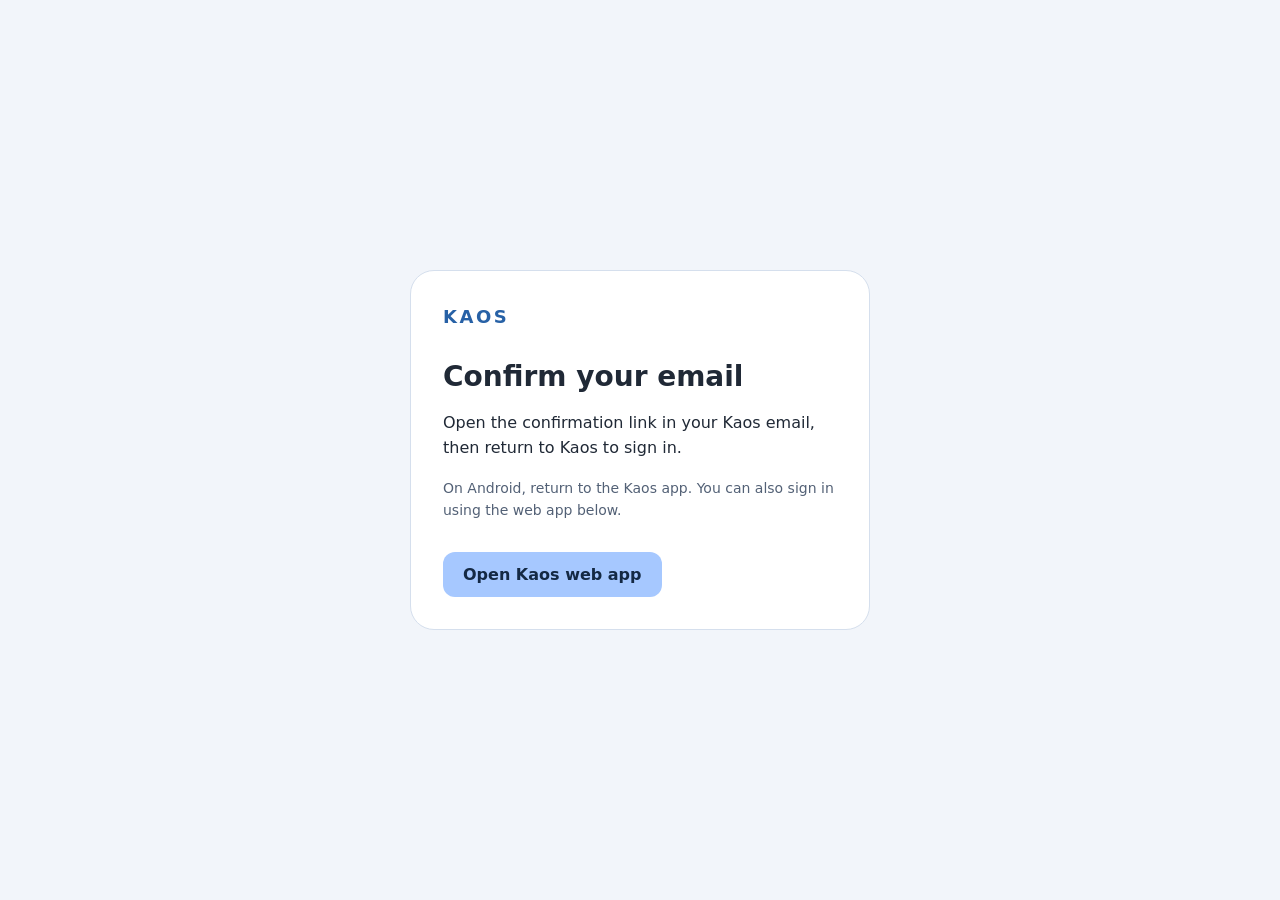
<file: auth-confirmed.html>
<!doctype html>
<html lang="en">
  <head>
    <meta charset="utf-8" />
    <meta name="viewport" content="width=device-width, initial-scale=1" />
    <meta name="referrer" content="no-referrer" />
    <title>Email confirmation · Kaos</title>
    <style>
      :root {
        color-scheme: dark light;
        font-family: system-ui, sans-serif;
      }
      * {
        box-sizing: border-box;
      }
      body {
        margin: 0;
        min-height: 100vh;
        display: grid;
        place-items: center;
        padding: 24px;
        background: #161a21;
        color: #eef2f8;
      }
      main {
        width: min(100%, 460px);
        padding: 32px;
        border: 1px solid #394252;
        border-radius: 24px;
        background: #212733;
      }
      .brand {
        margin: 0 0 28px;
        font-size: 18px;
        font-weight: 750;
        letter-spacing: 0.14em;
        color: #a6c8ff;
      }
      h1 {
        font-size: 28px;
        line-height: 1.2;
        margin: 0 0 16px;
      }
      p {
        line-height: 1.6;
      }
      .hint {
        color: #b9c3d4;
        font-size: 14px;
      }
      a {
        display: inline-block;
        margin-top: 16px;
        padding: 13px 20px;
        border-radius: 12px;
        background: #a6c8ff;
        color: #142944;
        font-weight: 700;
        text-decoration: none;
      }
      a:focus-visible {
        outline: 3px solid #fff;
        outline-offset: 4px;
      }
      @media (prefers-color-scheme: light) {
        body {
          background: #f2f5fa;
          color: #202936;
        }
        main {
          background: #fff;
          border-color: #d5dfed;
        }
        .brand {
          color: #2761a6;
        }
        .hint {
          color: #536176;
        }
      }
    </style>
  </head>
  <body>
    <main>
      <p class="brand">KAOS</p>
      <h1 id="heading">Confirm your email</h1>
      <p id="message">
        Open the confirmation link in your Kaos email, then return to Kaos to sign in.
      </p>
      <p class="hint" id="hint">
        On Android, return to the Kaos app. You can also sign in using the web app below.
      </p>
      <a href="./">Open Kaos web app</a>
      <noscript
        ><p>
          After opening a valid confirmation link, return to Kaos and sign in with your email and
          password.
        </p></noscript
      >
    </main>
    <script>
      function showConfirmation() {
        // Supabase has already verified the email before redirecting here. This page
        // does not create an app session: sign-in also works in another browser or APK.
        const fragment = new URLSearchParams(location.hash.slice(1));
        const query = new URLSearchParams(location.search);
        const error =
          fragment.get('error') ||
          fragment.get('error_code') ||
          query.get('error') ||
          query.get('error_code');
        const type = fragment.get('type');
        const confirmed =
          !!fragment.get('access_token') &&
          !!fragment.get('refresh_token') &&
          (type === 'signup' || type === 'email');
        // Remove credentials before any link is followed; never persist or transmit them.
        history.replaceState(null, '', location.pathname);
        if (error) {
          document.getElementById('heading').textContent = 'Link expired or invalid';
          document.getElementById('message').textContent =
            'This link could not confirm your email. If you already confirmed it, return to Kaos and sign in. Otherwise, create your account again to request a fresh confirmation email.';
        } else if (confirmed) {
          document.getElementById('heading').textContent = 'Email confirmed';
          document.getElementById('message').textContent =
            'Your email is verified. Return to Kaos and sign in with your email and password to finish setting up your account.';
        } else {
          document.getElementById('heading').textContent = 'Confirm your email';
          document.getElementById('message').textContent =
            'Open the confirmation link in your Kaos email, then return to Kaos to sign in.';
        }
      }
      window.addEventListener('hashchange', showConfirmation);
      showConfirmation();
    </script>
  </body>
</html>
</file>
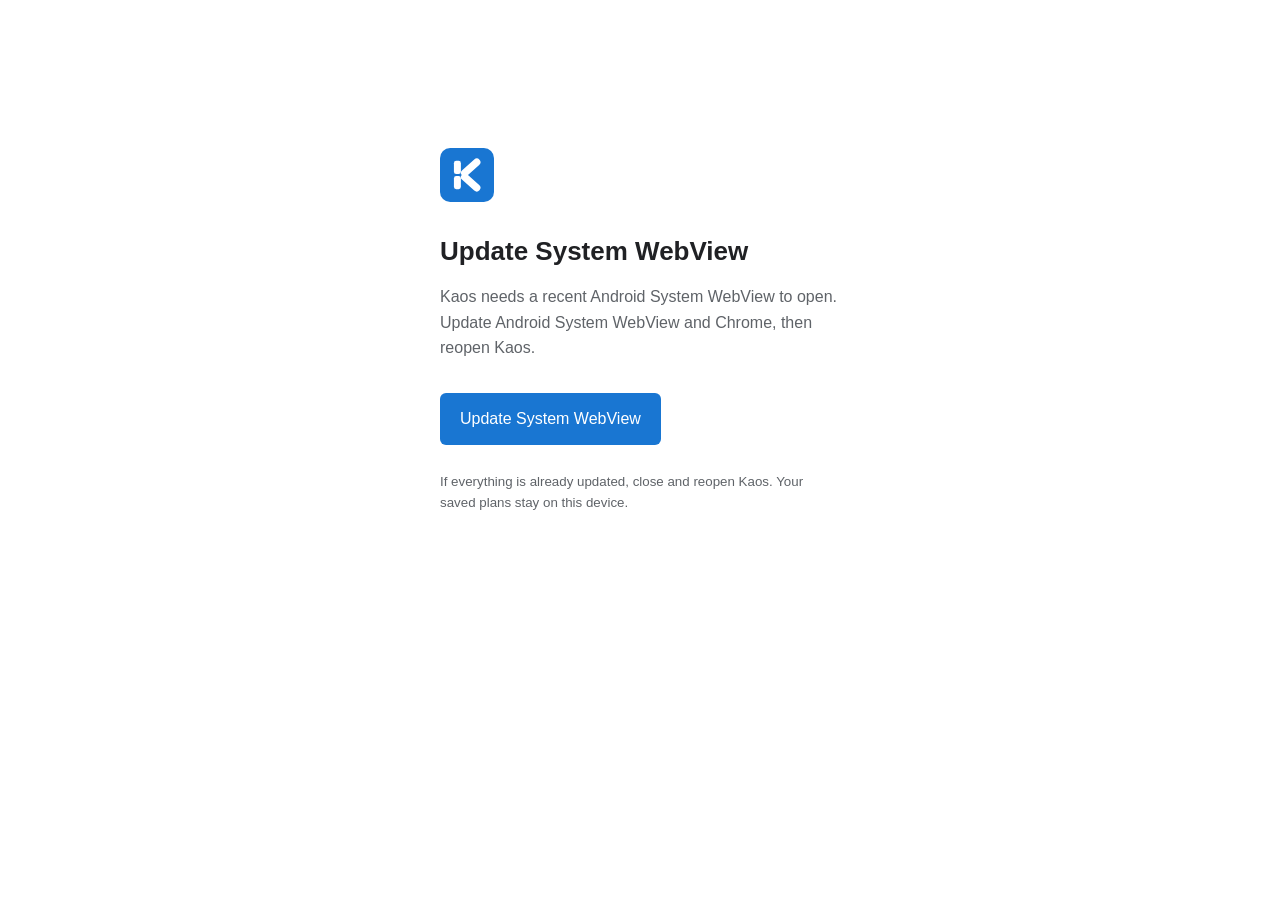
<file: webview-update.html>
<!doctype html>
<html lang="en">
<head>
  <meta charset="utf-8">
  <meta name="viewport" content="width=device-width,initial-scale=1">
  <title>Open Kaos</title>
  <style>
    *{box-sizing:border-box}body{margin:0;background:#fff;color:#202124;font:16px/1.6 Arial,sans-serif;padding:40px 24px}main{max-width:400px;margin:12vh auto}img{width:54px;height:54px}h1{font-size:26px;line-height:1.2;margin-top:26px}p{color:#5f6368}a{display:inline-block;background:#1976d2;color:#fff;text-decoration:none;padding:13px 20px;border-radius:6px;margin:16px 0}small{display:block;color:#5f6368;margin-top:10px}
  </style>
</head>
<body>
  <main>
    <img src="/brand/icon.svg" alt="Kaos">
    <h1>Update System WebView</h1>
    <p>Kaos needs a recent Android System WebView to open. Update Android System WebView and Chrome, then reopen Kaos.</p>
    <a href="https://play.google.com/store/apps/details?id=com.google.android.webview">Update System WebView</a>
    <small>If everything is already updated, close and reopen Kaos. Your saved plans stay on this device.</small>
  </main>
</body>
</html>
</file>
